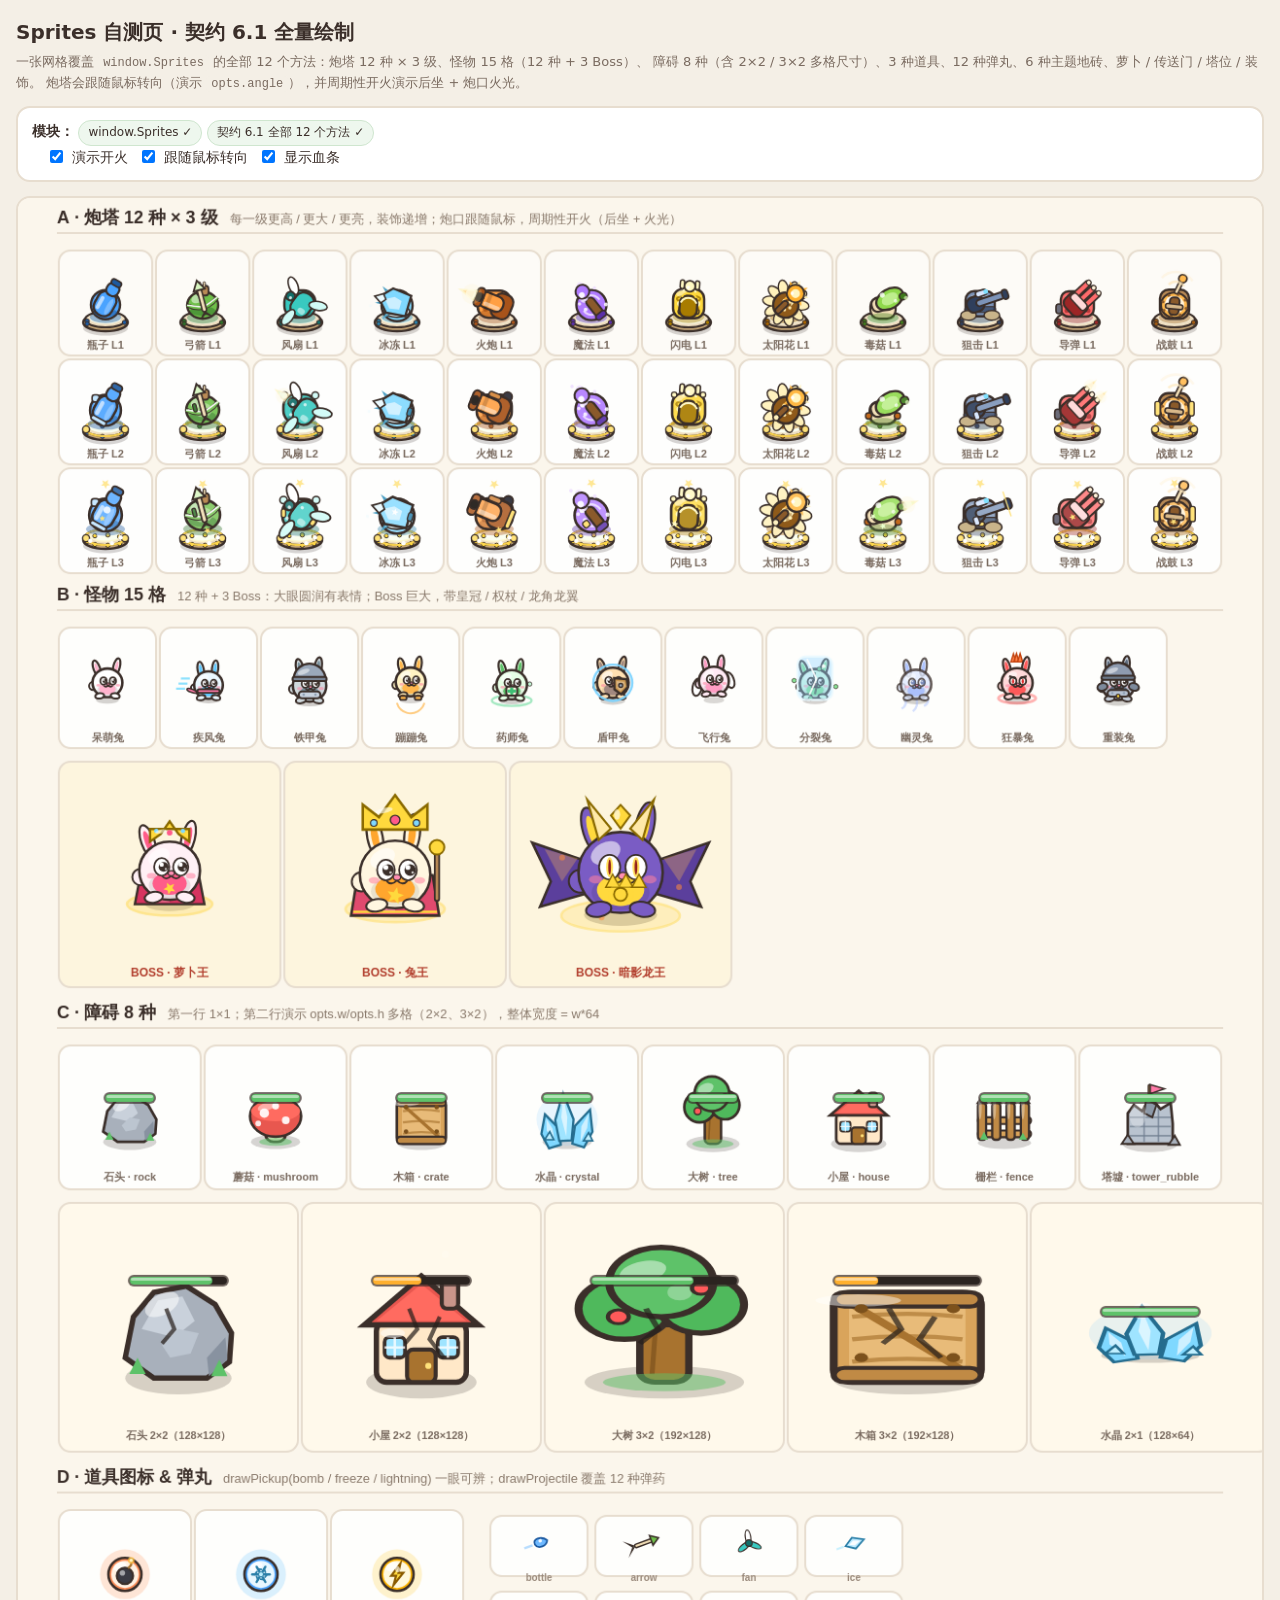
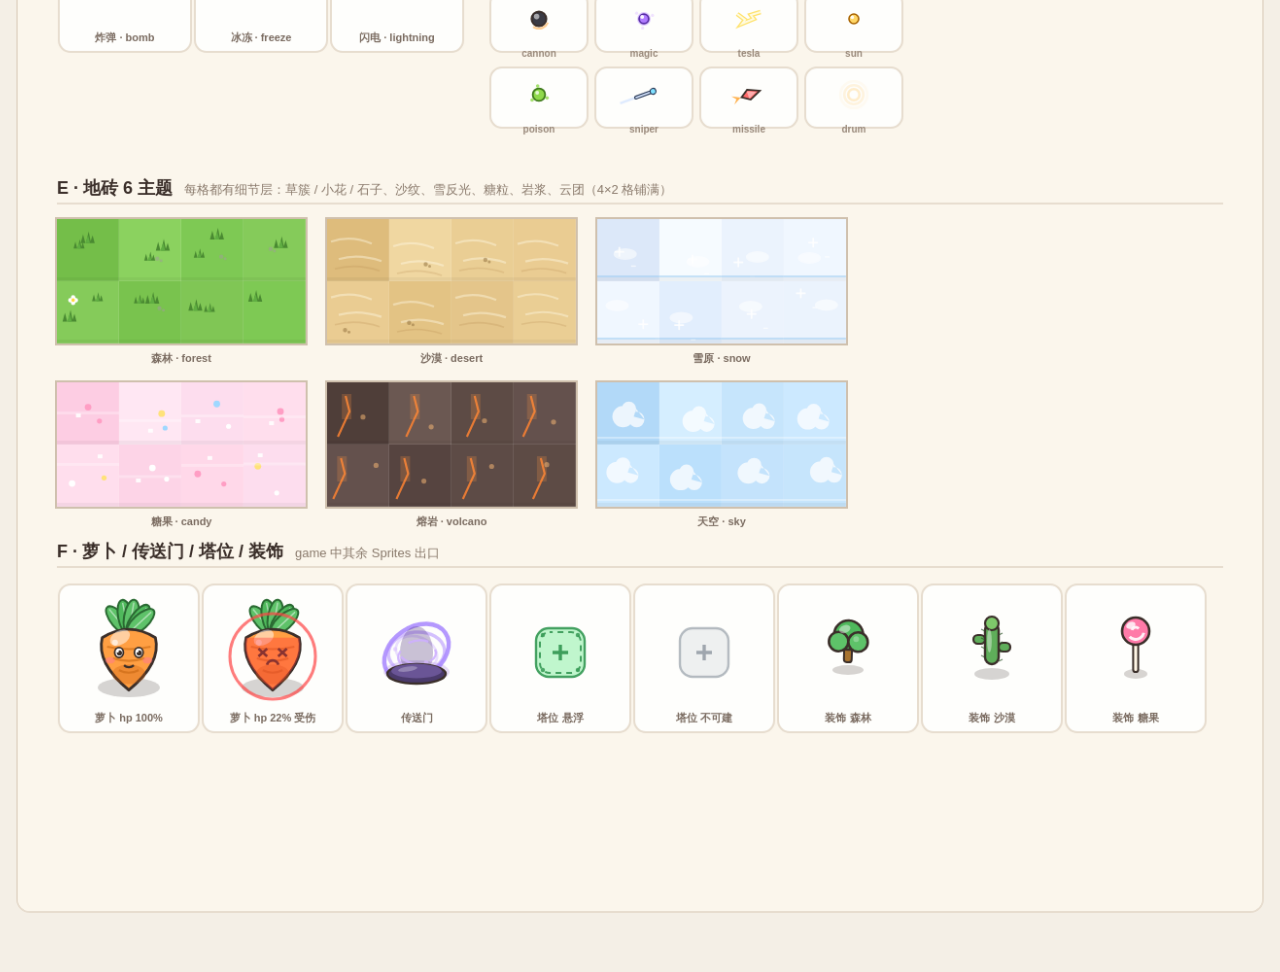
<file: web/dev/sprites-preview.html>
<!DOCTYPE html>
<html lang="zh-CN">
<head>
<meta charset="utf-8">
<meta name="viewport" content="width=device-width, initial-scale=1">
<title>Sprites 自测页 · 保卫萝卜复刻 v2 画风</title>
<style>
  :root{
    --green:#7ec850; --green-deep:#4a8a32; --road:#e8c88a;
    --orange:#ff9f43; --pink:#ff7aa8; --blue:#4aa3ff;
    --cream:#fff6e5; --ink:#3b2f2a;
  }
  *{box-sizing:border-box}
  html,body{margin:0;padding:0}
  body{
    background:#f4efe6; color:var(--ink);
    font:14px/1.6 "Segoe UI","PingFang SC","Microsoft YaHei",system-ui,sans-serif;
    padding:16px 16px 60px;
  }
  h1{font-size:20px;margin:0 0 4px}
  .hint{color:#7a6b60;font-size:13px;margin:0 0 12px}
  .panel{
    background:#fff;border:2px solid #e7ddcf;border-radius:14px;
    padding:12px 14px;margin-bottom:14px;
  }
  .row{display:flex;flex-wrap:wrap;gap:10px;align-items:center}
  canvas#board{
    display:block;background:#fbf6ec;border:2px solid #e7ddcf;border-radius:14px;
    max-width:100%;height:auto;
  }
  label.chk{display:inline-flex;gap:6px;align-items:center;cursor:pointer;user-select:none}
  .tag{display:inline-block;padding:2px 9px;border-radius:999px;font-size:12px;
       background:#eef7ee;border:1px solid #cfe6cf}
  .tag.bad{background:#fdeaea;border-color:#f0c0c0;color:#a33}
  code{background:#f4efe6;padding:1px 5px;border-radius:4px;font-size:12px}
  #err{color:#a33;font-size:12px;white-space:pre-wrap}
</style>
</head>
<body>

<h1>Sprites 自测页 · 契约 6.1 全量绘制</h1>
<p class="hint">
  一张网格覆盖 <code>window.Sprites</code> 的全部 12 个方法：炮塔 12 种 × 3 级、怪物 15 格（12 种 + 3 Boss）、
  障碍 8 种（含 2×2 / 3×2 多格尺寸）、3 种道具、12 种弹丸、6 种主题地砖、萝卜 / 传送门 / 塔位 / 装饰。
  炮塔会跟随鼠标转向（演示 <code>opts.angle</code>），并周期性开火演示后坐 + 炮口火光。
</p>

<div class="panel" id="status-panel">
  <strong>模块：</strong>
  <span id="st-sprites" class="tag">检查中…</span>
  <span id="st-methods" class="tag">检查中…</span>
  <span class="row" style="margin-left:14px">
    <label class="chk"><input type="checkbox" id="chk-fire" checked> 演示开火</label>
    <label class="chk"><input type="checkbox" id="chk-aim" checked> 跟随鼠标转向</label>
    <label class="chk"><input type="checkbox" id="chk-hp" checked> 显示血条</label>
  </span>
  <div id="err"></div>
</div>

<canvas id="board" width="1280" height="2100"></canvas>

<script src="../js/sprites.js"></script>
<script>
(function () {
  'use strict';

  var S = window.Sprites;
  var cv = document.getElementById('board');
  var ctx = cv.getContext('2d');
  var errBox = document.getElementById('err');

  var TOWERS = ['bottle','arrow','fan','ice','cannon','magic','tesla','sun','poison','sniper','missile','drum'];
  var TOWER_NAMES = {bottle:'瓶子',arrow:'弓箭',fan:'风扇',ice:'冰冻',cannon:'火炮',magic:'魔法',
    tesla:'闪电',sun:'太阳花',poison:'毒菇',sniper:'狙击',missile:'导弹',drum:'战鼓'};
  var ENEMIES = ['rabbit','rabbitFast','rabbitTank','rabbitJump','rabbitHeal','rabbitShield',
    'rabbitFly','rabbitSplit','rabbitGhost','rabbitBerserk','rabbitArmored'];
  var BOSSES = ['rabbitBoss','rabbitKing','finalBoss'];
  var ENEMY_NAMES = {rabbit:'呆萌兔',rabbitFast:'疾风兔',rabbitTank:'铁甲兔',rabbitJump:'蹦蹦兔',
    rabbitHeal:'药师兔',rabbitShield:'盾甲兔',rabbitFly:'飞行兔',rabbitSplit:'分裂兔',
    rabbitGhost:'幽灵兔',rabbitBerserk:'狂暴兔',rabbitArmored:'重装兔',
    rabbitBoss:'萝卜王',rabbitKing:'兔王',finalBoss:'暗影龙王'};
  var OBSTACLES = ['rock','mushroom','crate','crystal','tree','house','fence','tower_rubble'];
  var OBSTACLE_NAMES = {rock:'石头',mushroom:'蘑菇',crate:'木箱',crystal:'水晶',
    tree:'大树',house:'小屋',fence:'栅栏',tower_rubble:'塔墟'};
  var PICKUPS = ['bomb','freeze','lightning'];
  var PICKUP_NAMES = {bomb:'炸弹',freeze:'冰冻',lightning:'闪电'};
  var THEMES = ['forest','desert','snow','candy','volcano','sky'];
  var THEME_NAMES = {forest:'森林',desert:'沙漠',snow:'雪原',candy:'糖果',volcano:'熔岩',sky:'天空'};
  var PROJ = TOWERS;

  /* ---- 状态 ---- */
  var hasSprites = !!(S && S.drawTower && S.drawTile);
  var need = ['init','drawTower','drawEnemy','drawCarrot','drawPortal','drawObstacle',
              'drawObstacleHp','drawProjectile','drawSlot','drawTile','drawDecor','drawPickup'];
  var missing = hasSprites ? need.filter(function (k) { return typeof S[k] !== 'function'; }) : need;

  var stS = document.getElementById('st-sprites');
  var stM = document.getElementById('st-methods');
  stS.textContent = hasSprites ? 'window.Sprites ✓' : 'window.Sprites ✗';
  stS.className = 'tag' + (hasSprites ? '' : ' bad');
  stM.textContent = missing.length ? ('缺方法：' + missing.join(', ')) : ('契约 6.1 全部 ' + need.length + ' 个方法 ✓');
  stM.className = 'tag' + (missing.length ? ' bad' : '');

  if (hasSprites && S.init) S.init();

  var chkFire = document.getElementById('chk-fire');
  var chkAim = document.getElementById('chk-aim');
  var chkHp = document.getElementById('chk-hp');

  var pointer = { x: -9999, y: -9999, on: false };
  cv.addEventListener('mousemove', function (ev) {
    var r = cv.getBoundingClientRect();
    pointer.x = (ev.clientX - r.left) * (cv.width / r.width);
    pointer.y = (ev.clientY - r.top) * (cv.height / r.height);
    pointer.on = true;
  });
  cv.addEventListener('mouseleave', function () { pointer.on = false; });

  /* ---- 排版工具 ---- */
  var PAD = 40, W = 1280;
  var y = 26;
  var LAYOUT = {};

  function label(text, x, yy, size, color, align) {
    ctx.save();
    ctx.font = '600 ' + (size || 11) + 'px "Segoe UI","Microsoft YaHei",sans-serif';
    ctx.textAlign = align || 'center';
    ctx.textBaseline = 'middle';
    ctx.fillStyle = color || '#7a6b60';
    ctx.fillText(text, x, yy);
    ctx.restore();
  }
  function section(title, sub) {
    ctx.save();
    ctx.fillStyle = '#3b2f2a';
    ctx.font = '700 18px "Segoe UI","Microsoft YaHei",sans-serif';
    ctx.textAlign = 'left';
    ctx.textBaseline = 'alphabetic';
    ctx.fillText(title, PAD, y);
    var w = ctx.measureText(title).width;
    ctx.fillStyle = '#8a7a6c';
    ctx.font = '400 13px "Segoe UI","Microsoft YaHei",sans-serif';
    ctx.fillText(sub, PAD + w + 12, y);
    ctx.fillStyle = '#e7ddcf';
    ctx.fillRect(PAD, y + 9, W - PAD * 2, 2);
    ctx.restore();
    y += 26;
  }
  function card(x, yy, w, h, tint) {
    ctx.save();
    ctx.fillStyle = tint || 'rgba(255,255,255,0.85)';
    ctx.strokeStyle = '#e7ddcf';
    ctx.lineWidth = 2;
    ctx.beginPath();
    if (ctx.roundRect) ctx.roundRect(x, yy, w, h, 12); else ctx.rect(x, yy, w, h);
    ctx.fill();
    ctx.stroke();
    ctx.restore();
  }

  /* ---- 布局计算 ---- */
  var TOWER_CW = 100, TOWER_CH = 112;
  var ENEMY_CW = 104, ENEMY_CH = 128;
  var BOSS_CW = 232, BOSS_CH = 236;
  var OBS_CW = 150, OBS_CH = 152;
  var BIG_CW = 250, BIG_CH = 260;
  var PICK_CW = 140, PICK_CH = 150;
  var PROJ_CW = 100, PROJ_CH = 74;
  var TILE_BW = 256, TILE_BH = 128;
  var MISC_CW = 148, MISC_CH = 156;

  if (hasSprites) {
    LAYOUT.tower = y;           y += 26 + TOWER_CH * 3 + 26;
    LAYOUT.enemy = y;           y += 26 + ENEMY_CH + 14 + BOSS_CH + 26;
    LAYOUT.obs = y;             y += 26 + OBS_CH + 14 + BIG_CH + 26;
    LAYOUT.pick = y;            y += 26 + Math.max(PICK_CH, PROJ_CH * 3 + 52) + 20;
    LAYOUT.tile = y;            y += 26 + (TILE_BH + 40) * 2 + 12;
    LAYOUT.misc = y;            y += 26 + MISC_CH + 14;
    y += 22;
    cv.height = Math.max(2380, y);
  }

  /* ---- 地砖烘焙：drawTile 用绝对坐标（col*64），整块画到离屏画布再贴 ---- */
  var tileCache = {};
  function bakeTheme(theme) {
    if (tileCache[theme] !== undefined) return tileCache[theme];
    var cv2 = document.createElement('canvas');
    cv2.width = TILE_BW;
    cv2.height = TILE_BH;
    var g = cv2.getContext('2d');
    try {
      // drawTile 自己按 (col*64, row*64) 落位，离屏画布原点即世界原点
      for (var c2 = 0; c2 < TILE_BW / 64; c2++) {
        for (var r2 = 0; r2 < TILE_BH / 64; r2++) {
          S.drawTile(g, theme, c2, r2, 1.4);
        }
      }
    } catch (e) { report('drawTile ' + theme, e); return null; }
    tileCache[theme] = cv2;
    return cv2;
  }

  /* ---- 小工具：带异常隔离 ---- */
  var reported = {};
  function report(what, e) {
    if (reported[what]) return;
    reported[what] = 1;
    errBox.textContent += '[' + what + '] ' + (e && e.message ? e.message : e) + '\n';
  }
  function guard(what, fn) {
    try { fn(); } catch (e) { report(what, e); }
  }

  /* ---- 帧 ---- */
  function frame() {
    var t = performance.now() / 1000;
    ctx.fillStyle = '#fbf6ec';
    ctx.fillRect(0, 0, cv.width, cv.height);

    if (!hasSprites) { requestAnimationFrame(frame); return; }

    /* A. 炮塔 12 × 3 */
    y = LAYOUT.tower;
    section('A · 炮塔 12 种 × 3 级', '每一级更高 / 更大 / 更亮，装饰递增；炮口跟随鼠标，周期性开火（后坐 + 火光）');
    var towerTop = y;
    for (var r = 0; r < 3; r++) {
      for (var c = 0; c < 12; c++) {
        var id = TOWERS[c], lv = r + 1;
        var cx = PAD + TOWER_CW * c + TOWER_CW / 2;
        var cy = towerTop + TOWER_CH * r + 62;
        card(PAD + TOWER_CW * c + 2, towerTop + TOWER_CH * r + 2, TOWER_CW - 4, TOWER_CH - 4,
          r === 0 ? 'rgba(255,255,255,0.6)' : 'rgba(255,255,255,0.88)');
        var ang = chkAim.checked && pointer.on
          ? Math.atan2(pointer.y - cy, pointer.x - cx)
          : -Math.PI / 2 + Math.sin(t * 0.8 + c * 0.6) * 1.3;
        var firing = chkFire.checked && ((t * 1.1 + c * 0.29 + r * 0.7) % 2.4) < 0.32;
        guard('drawTower ' + id, function (id2, lv2, x2, y2, a2, f2) {
          return function () { S.drawTower(ctx, id2, lv2, x2, y2, t, { angle: a2, firing: f2 }); };
        }(id, lv, cx, cy, ang, firing));
        label(TOWER_NAMES[id] + ' L' + lv, cx, towerTop + TOWER_CH * r + TOWER_CH - 12, 11, '#7a6b60');
      }
    }

    /* B. 怪物 11 + Boss 3 */
    y = LAYOUT.enemy;
    section('B · 怪物 15 格', '12 种 + 3 Boss：大眼圆润有表情；Boss 巨大，带皇冠 / 权杖 / 龙角龙翼');
    var eTop = y;
    for (var e = 0; e < ENEMIES.length; e++) {
      var ex = PAD + ENEMY_CW * e + ENEMY_CW / 2;
      card(PAD + ENEMY_CW * e + 2, eTop + 2, ENEMY_CW - 4, ENEMY_CH - 4, 'rgba(255,255,255,0.85)');
      var eid = ENEMIES[e];
      var eopt = {
        size: 16, facing: 1,
        hp: chkHp.checked ? (e % 3 === 0 ? 1 : (e % 3 === 1 ? 0.62 : 0.26)) : 1,
        frozen: eid === 'rabbitSplit',
        shield: eid === 'rabbitShield' ? 40 : 0
      };
      guard('drawEnemy ' + eid, function (id2, x2, y2, o2, tt) {
        return function () { S.drawEnemy(ctx, id2, x2, y2, tt, o2); };
      }(eid, ex, eTop + 62, eopt, t + e * 0.37));
      label(ENEMY_NAMES[eid], ex, eTop + ENEMY_CH - 12, 11, '#7a6b60');
    }

    var bTop = eTop + ENEMY_CH + 10;
    for (var b = 0; b < BOSSES.length; b++) {
      var bid = BOSSES[b];
      var bx = PAD + BOSS_CW * b + BOSS_CW / 2;
      card(PAD + BOSS_CW * b + 2, bTop + 2, BOSS_CW - 4, BOSS_CH - 4, 'rgba(255,246,214,0.6)');
      guard('drawEnemy ' + bid, function (id2, x2, y2, tt) {
        return function () {
          S.drawEnemy(ctx, id2, x2, y2, tt, { size: 21, facing: 1, hp: 0.78 });
        };
      }(bid, bx, bTop + 118, t + b * 0.5));
      label('BOSS · ' + ENEMY_NAMES[bid], bx, bTop + BOSS_CH - 16, 12, '#b3402f');
    }

    /* C. 障碍 8 种（1×1）+ 多格尺寸 */
    y = LAYOUT.obs;
    section('C · 障碍 8 种', '第一行 1×1；第二行演示 opts.w/opts.h 多格（2×2、3×2），整体宽度 = w*64');
    var oTop = y;
    for (var o = 0; o < OBSTACLES.length; o++) {
      var ox = PAD + OBS_CW * o + OBS_CW / 2;
      var kind = OBSTACLES[o];
      card(PAD + OBS_CW * o + 2, oTop + 2, OBS_CW - 4, OBS_CH - 4, 'rgba(255,255,255,0.85)');
      guard('drawObstacle ' + kind, function (k2, x2, y2, tt) {
        return function () { S.drawObstacle(ctx, k2, x2, y2, tt, { hp: 1, w: 1, h: 1 }); };
      }(kind, ox, oTop + 78, t));
      if (chkHp.checked) {
        // 与 render.js 一致：血条画在占用格顶部，不在建筑身上
        guard('drawObstacleHp ' + kind, function (x2, y2) {
          return function () { S.drawObstacleHp(ctx, x2, y2, 1, 1, 1); };
        }(ox, oTop + 78));
      }
      label(OBSTACLE_NAMES[kind] + ' · ' + kind, ox, oTop + OBS_CH - 14, 11, '#7a6b60');
    }

    var bigTop = oTop + OBS_CH + 10;
    var bigs = [
      { kind: 'rock',  w: 2, h: 2, hp: 0.85 },
      { kind: 'house', w: 2, h: 2, hp: 0.5 },
      { kind: 'tree',  w: 3, h: 2, hp: 0.7 },
      { kind: 'crate', w: 3, h: 2, hp: 0.3 },
      { kind: 'crystal', w: 2, h: 1, hp: 1 }
    ];
    for (var g = 0; g < bigs.length; g++) {
      var gg = bigs[g];
      var gx = PAD + BIG_CW * g + BIG_CW / 2;
      card(PAD + BIG_CW * g + 2, bigTop + 2, BIG_CW - 4, BIG_CH - 4, 'rgba(255,250,236,0.9)');
      guard('drawObstacle big ' + gg.kind, function (k2, x2, y2, w2, h2, hp2) {
        return function () { S.drawObstacle(ctx, k2, x2, y2, t, { hp: hp2, w: w2, h: h2 }); };
      }(gg.kind, gx, bigTop + 136, gg.w, gg.h, gg.hp));
      if (chkHp.checked) {
        guard('drawObstacleHp big', function (x2, y2, w2, h2, hp2) {
          return function () { S.drawObstacleHp(ctx, x2, y2, w2, h2, hp2); };
        }(gx, bigTop + 136, gg.w, gg.h, gg.hp));
      }
      label(OBSTACLE_NAMES[gg.kind] + ' ' + gg.w + '×' + gg.h + '（' + gg.w * 64 + '×' + gg.h * 64 + '）',
        gx, bigTop + BIG_CH - 18, 11, '#7a6b60');
    }

    /* D. 道具 + 弹丸 */
    y = LAYOUT.pick;
    section('D · 道具图标 & 弹丸', 'drawPickup(bomb / freeze / lightning) 一眼可辨；drawProjectile 覆盖 12 种弹药');
    var dTop = y;
    for (var p = 0; p < PICKUPS.length; p++) {
      var px = PAD + PICK_CW * p + PICK_CW / 2;
      card(PAD + PICK_CW * p + 2, dTop + 2, PICK_CW - 4, PICK_CH - 4, 'rgba(255,255,255,0.85)');
      guard('drawPickup ' + PICKUPS[p], function (k2, x2, y2, tt) {
        return function () { S.drawPickup(ctx, k2, x2, y2, tt); };
      }(PICKUPS[p], px, dTop + 70, t));
      label(PICKUP_NAMES[PICKUPS[p]] + ' · ' + PICKUPS[p], px, dTop + PICK_CH - 16, 11, '#7a6b60');
    }
    var projX0 = PAD + PICK_CW * 3 + 26;
    for (var q = 0; q < PROJ.length; q++) {
      var qx = projX0 + (q % 4) * (PROJ_CW + 8) + PROJ_CW / 2;
      var qy = dTop + 34 + ((q / 4) | 0) * (PROJ_CH + 4);
      card(qx - PROJ_CW / 2, qy - 26, PROJ_CW, PROJ_CH - 12, 'rgba(255,255,255,0.85)');
      guard('drawProjectile ' + PROJ[q], function (k2, x2, y2, tt) {
        return function () { S.drawProjectile(ctx, k2, x2, y2, tt, { angle: -0.35 }); };
      }(PROJ[q], qx, qy + 2, t));
      label(PROJ[q], qx, qy + 38, 10, '#9a8a7c');
    }

    /* E. 地砖 6 主题 */
    y = LAYOUT.tile;
    section('E · 地砖 6 主题', '每格都有细节层：草簇 / 小花 / 石子、沙纹、雪反光、糖粒、岩浆、云团（4×2 格铺满）');
    var tileTop = y;
    for (var th2 = 0; th2 < THEMES.length; th2++) {
      var tbx = PAD + (th2 % 3) * (TILE_BW + 22);
      var tby = tileTop + ((th2 / 3) | 0) * (TILE_BH + 40);
      var ttheme = THEMES[th2];
      var bake = bakeTheme(ttheme);
      if (bake) ctx.drawImage(bake, tbx, tby);
      ctx.save();
      ctx.strokeStyle = '#cfc0ad';
      ctx.lineWidth = 2;
      ctx.strokeRect(tbx - 1, tby - 1, TILE_BW + 2, TILE_BH + 2);
      ctx.restore();
      label(THEME_NAMES[ttheme] + ' · ' + ttheme, tbx + TILE_BW / 2, tby + TILE_BH + 16, 11, '#7a6b60');
    }

    /* F. 萝卜 / 传送门 / 塔位 / 装饰 */
    y = LAYOUT.misc;
    section('F · 萝卜 / 传送门 / 塔位 / 装饰', 'game 中其余 Sprites 出口');
    var fTop = y;
    var misc = [
      { name: '萝卜 hp 100%', fn: function (x2, y2) { S.drawCarrot(ctx, x2, y2, t, { hp: 1 }); } },
      { name: '萝卜 hp 22% 受伤', fn: function (x2, y2) { S.drawCarrot(ctx, x2, y2, t, { hp: 0.22, hurtFlash: 0.8 }); } },
      { name: '传送门', fn: function (x2, y2) { S.drawPortal(ctx, x2, y2, t, { index: 0 }); } },
      { name: '塔位 悬浮', fn: function (x2, y2) { S.drawSlot(ctx, x2, y2, { hover: true, affordable: true, t: t }); } },
      { name: '塔位 不可建', fn: function (x2, y2) { S.drawSlot(ctx, x2, y2, { hover: false, affordable: false, t: t }); } },
      { name: '装饰 森林', fn: function (x2, y2) { S.drawDecor(ctx, 'forest', x2, y2, t); } },
      { name: '装饰 沙漠', fn: function (x2, y2) { S.drawDecor(ctx, 'desert', x2, y2, t); } },
      { name: '装饰 糖果', fn: function (x2, y2) { S.drawDecor(ctx, 'candy', x2, y2, t); } }
    ];
    for (var m = 0; m < misc.length; m++) {
      var mx = PAD + MISC_CW * m + MISC_CW / 2;
      card(PAD + MISC_CW * m + 2, fTop + 2, MISC_CW - 4, MISC_CH - 4, 'rgba(255,255,255,0.85)');
      guard('misc ' + misc[m].name, function (item, x2, y2) {
        return function () { item.fn(x2, y2); };
      }(misc[m], mx, fTop + 72));
      label(misc[m].name, mx, fTop + MISC_CH - 16, 11, '#7a6b60');
    }

    requestAnimationFrame(frame);
  }

  // #static：只画若干帧就停（截图 / 静态审阅用，避免动画一直重绘）
  var staticMode = /static/.test(location.hash || '');
  var frameCount = 0;
  window.__spritesRendered = 0;

  // #zoom=2 让画布放大显示（便于人工检查描边、高光、炮口方向）
  var zoomMatch = /zoom=([0-9.]+)/.exec(location.hash || '');
  if (zoomMatch) {
    var z = Math.max(1, Math.min(3, parseFloat(zoomMatch[1]) || 1));
    cv.style.width = Math.round(1280 * z) + 'px';
    cv.style.maxWidth = 'none';
  }

  if (hasSprites) requestAnimationFrame(frame);
})();
</script>
</body>
</html>
</file>
